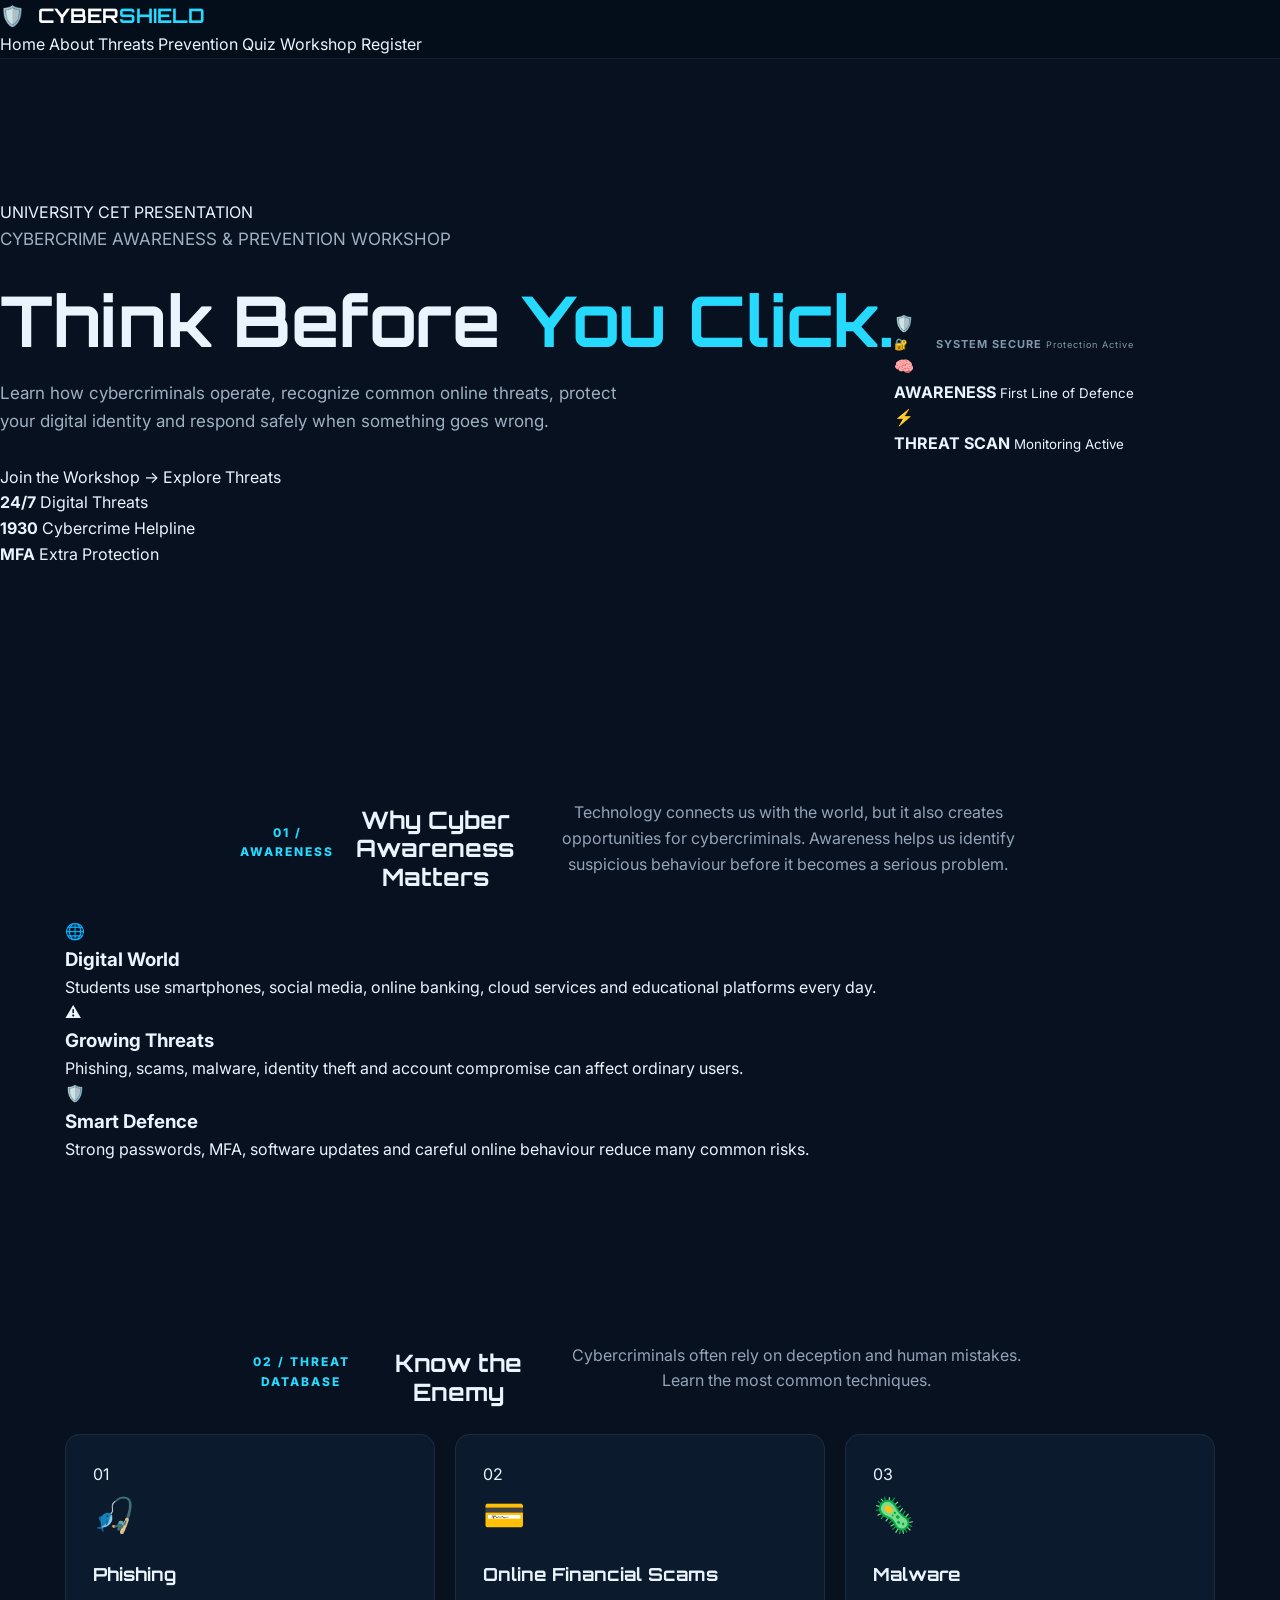
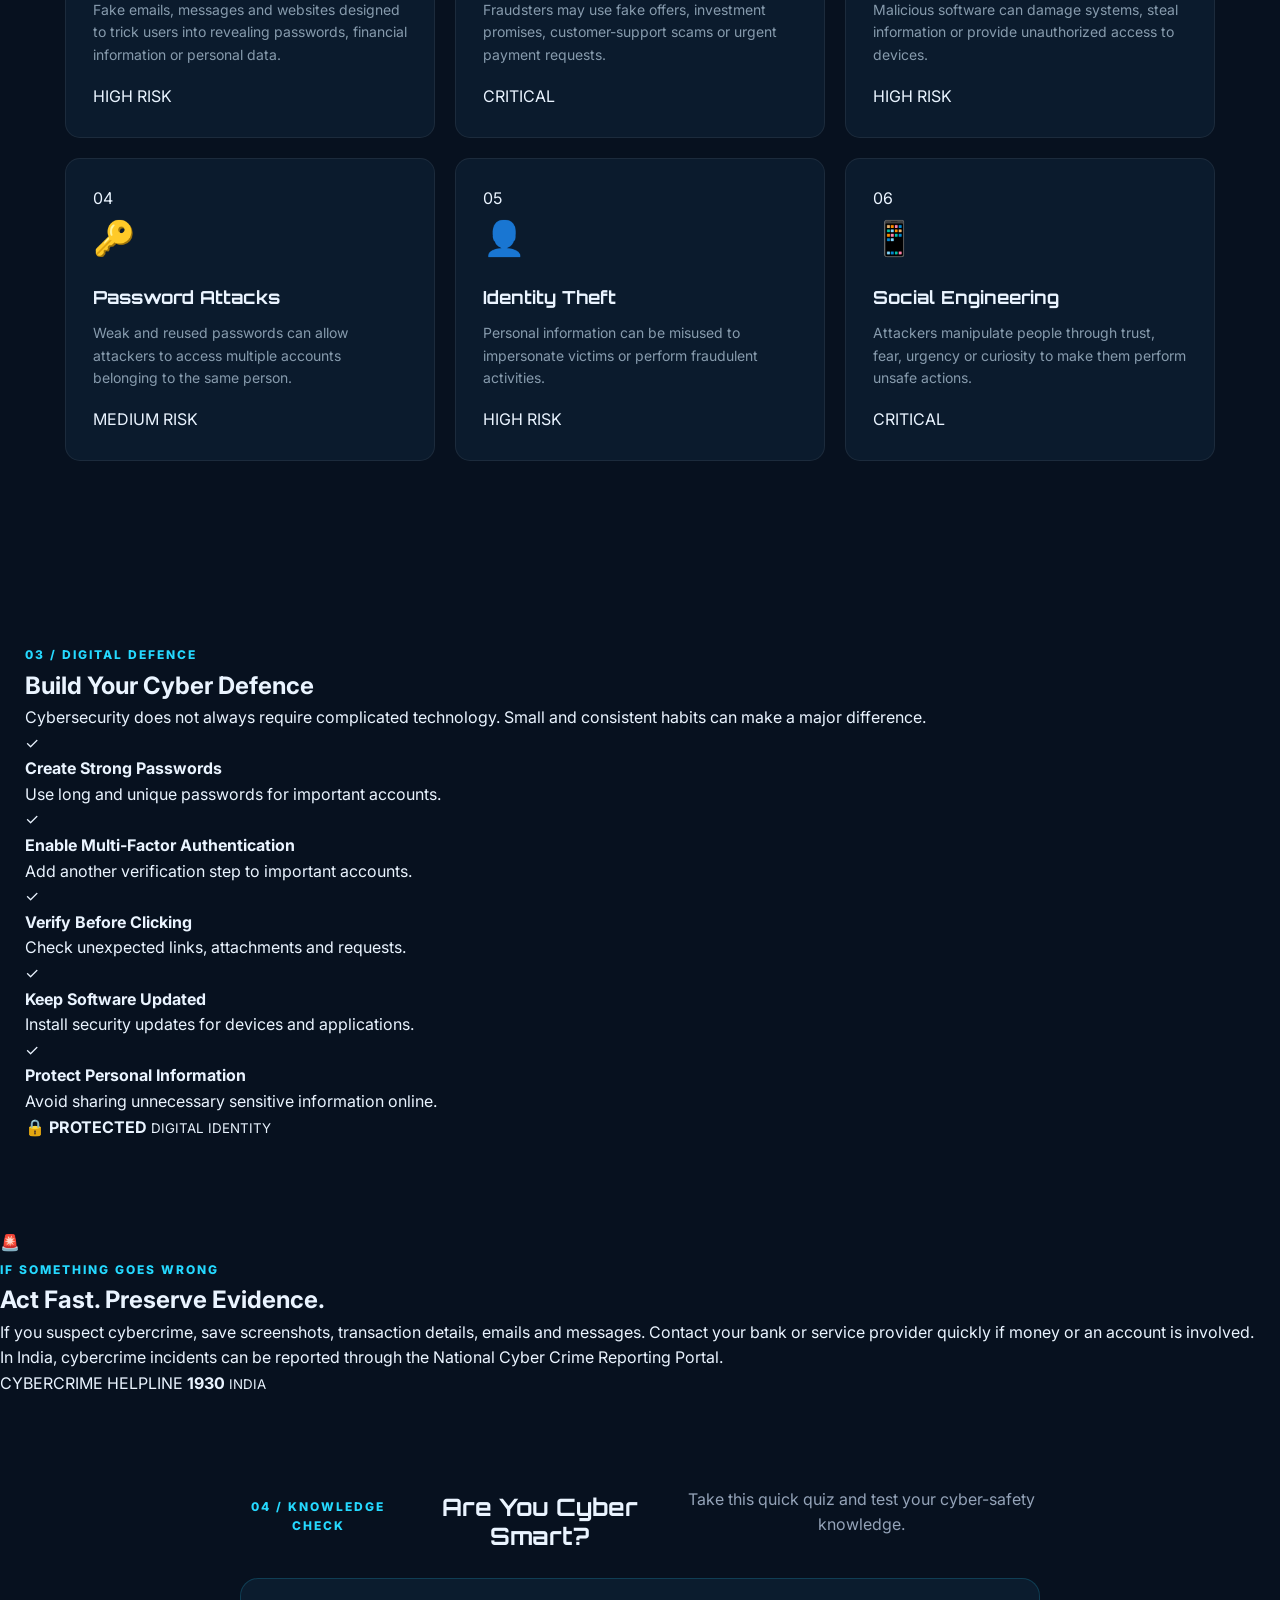
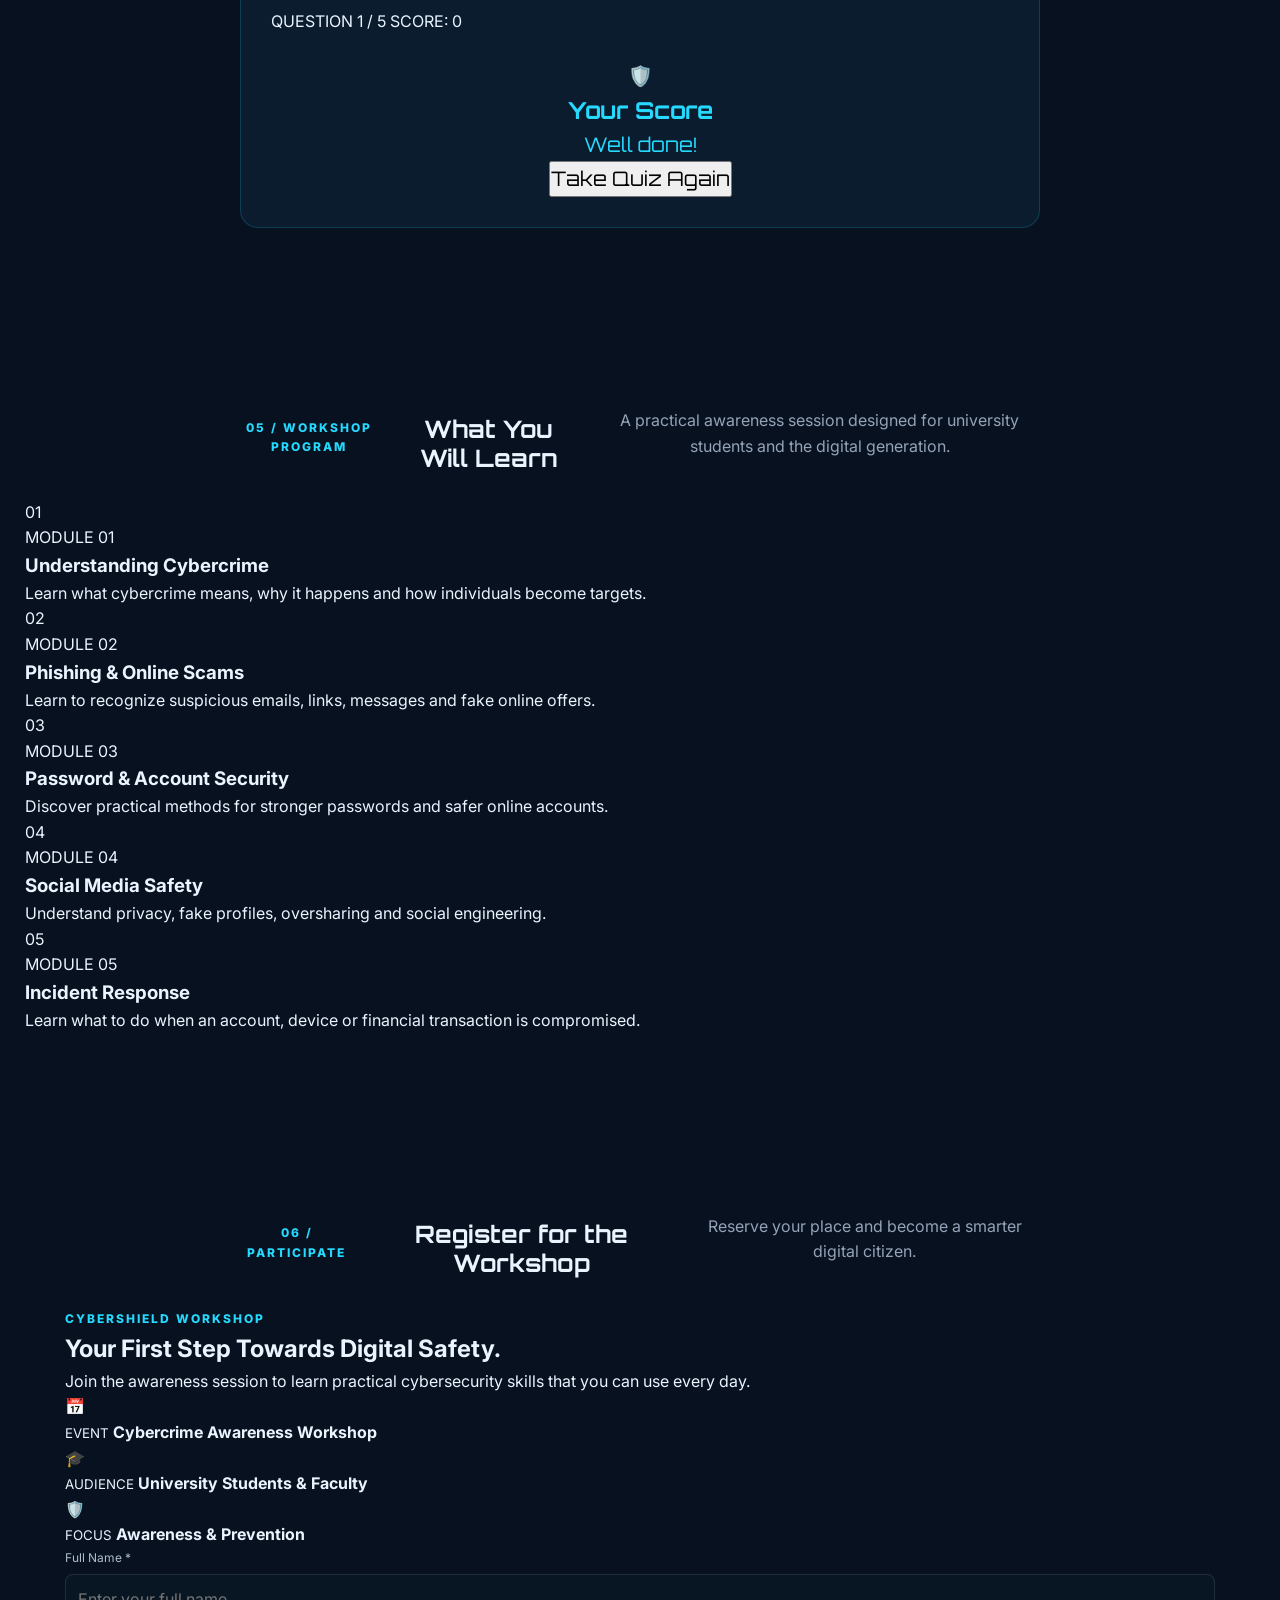
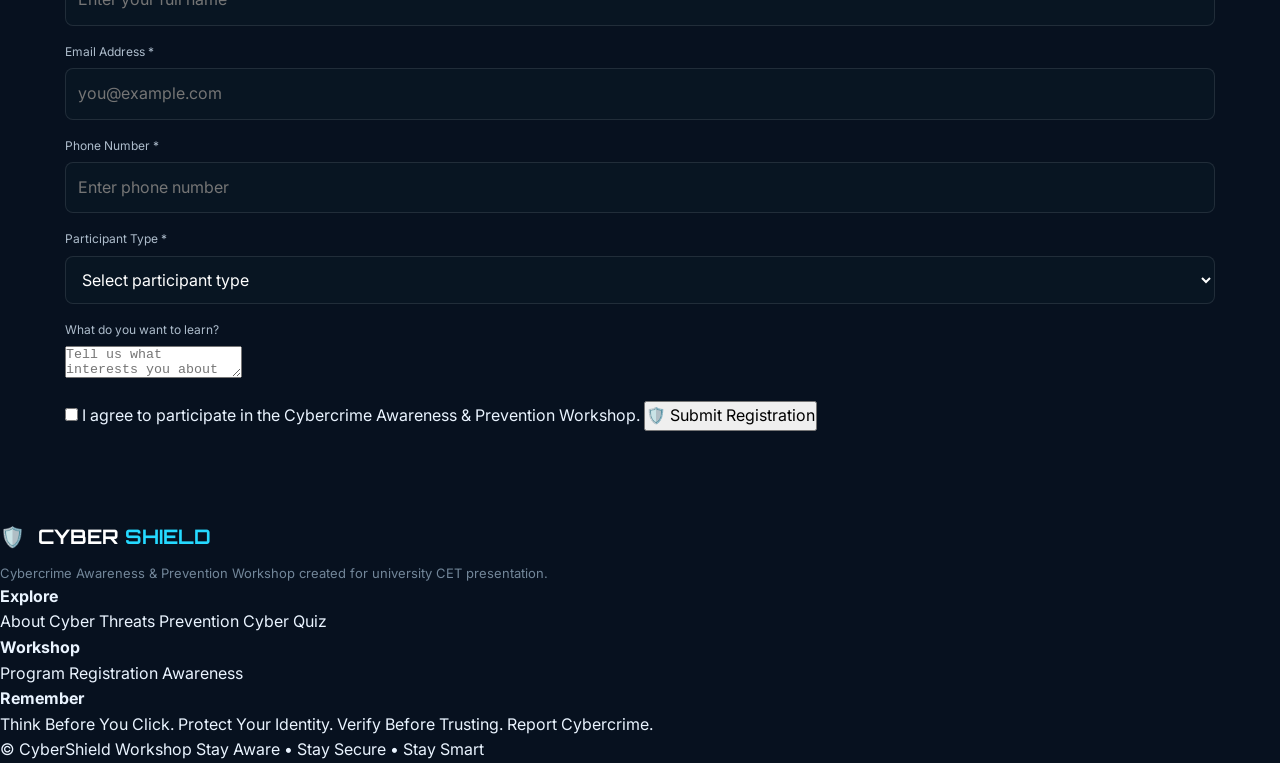
<file: Ganesh website.html>
<!DOCTYPE html>
<html lang="en">

<head>

    <meta charset="UTF-8">

    <meta
        name="viewport"
        content="width=device-width, initial-scale=1.0"
    >

    <meta
        name="description"
        content="Cybercrime Awareness and Prevention Workshop"
    >

    <title>
        CyberShield | Cybercrime Awareness & Prevention
    </title>

    <!-- Google Fonts -->

    <link rel="preconnect" href="https://fonts.googleapis.com">

    <link rel="preconnect" href="https://fonts.gstatic.com" crossorigin>

    <link
        href="https://fonts.googleapis.com/css2?family=Inter:wght@400;500;600;700;800&family=Orbitron:wght@500;600;700;800&display=swap"
        rel="stylesheet"
    >

    <!-- CSS -->

    <link
        rel="stylesheet"
        href="style.css"
    >

</head>


<body>


<!-- =====================================================
     BACKGROUND EFFECTS
===================================================== -->

<div class="background-grid"></div>

<div class="glow glow-one"></div>

<div class="glow glow-two"></div>

<div class="glow glow-three"></div>


<!-- =====================================================
     NAVIGATION
===================================================== -->

<header class="navbar">

    <a
        href="#home"
        class="logo"
    >

        <span class="logo-shield">
            🛡️
        </span>

        <span>
            CYBER<span class="logo-highlight">SHIELD</span>
        </span>

    </a>


    <nav
        class="nav-links"
        id="navLinks"
    >

        <a href="#home">
            Home
        </a>

        <a href="#about">
            About
        </a>

        <a href="#threats">
            Threats
        </a>

        <a href="#prevention">
            Prevention
        </a>

        <a href="#quiz">
            Quiz
        </a>

        <a href="#workshop">
            Workshop
        </a>

        <a
            href="#register"
            class="nav-register"
        >
            Register
        </a>

    </nav>


    <button
        class="menu-button"
        id="menuButton"
        aria-label="Open Menu"
    >
        ☰
    </button>

</header>


<!-- =====================================================
     HERO
===================================================== -->

<main id="home">

<section class="hero">

    <div class="hero-content reveal">

        <div class="hero-badge">

            <span class="status-dot"></span>

            UNIVERSITY CET PRESENTATION

        </div>


        <p class="hero-kicker">
            CYBERCRIME AWARENESS & PREVENTION WORKSHOP
        </p>


        <h1>

            Think Before

            <span class="gradient-text">
                You Click.
            </span>

        </h1>


        <p class="hero-description">

            Learn how cybercriminals operate, recognize common
            online threats, protect your digital identity and
            respond safely when something goes wrong.

        </p>


        <div class="hero-actions">

            <a
                href="#register"
                class="primary-button"
            >
                Join the Workshop
                <span>→</span>
            </a>


            <a
                href="#threats"
                class="secondary-button"
            >
                Explore Threats
            </a>

        </div>


        <div class="hero-mini-stats">

            <div>

                <strong>
                    24/7
                </strong>

                <span>
                    Digital Threats
                </span>

            </div>


            <div>

                <strong>
                    1930
                </strong>

                <span>
                    Cybercrime Helpline
                </span>

            </div>


            <div>

                <strong>
                    MFA
                </strong>

                <span>
                    Extra Protection
                </span>

            </div>

        </div>

    </div>


    <!-- CYBER VISUAL -->

    <div class="hero-visual reveal">

        <div class="cyber-orbit orbit-one"></div>

        <div class="cyber-orbit orbit-two"></div>


        <div class="cyber-core">

            <div class="core-ring">

                <div class="core-shield">
                    🛡️
                </div>

            </div>

        </div>


        <div class="floating-card card-top">

            <span class="card-icon">
                🔐
            </span>

            <div>

                <strong>
                    SYSTEM SECURE
                </strong>

                <small>
                    Protection Active
                </small>

            </div>

        </div>


        <div class="floating-card card-right">

            <span class="card-icon">
                🧠
            </span>

            <div>

                <strong>
                    AWARENESS
                </strong>

                <small>
                    First Line of Defence
                </small>

            </div>

        </div>


        <div class="floating-card card-bottom">

            <span class="card-icon">
                ⚡
            </span>

            <div>

                <strong>
                    THREAT SCAN
                </strong>

                <small>
                    Monitoring Active
                </small>

            </div>

        </div>

    </div>

</section>


<!-- =====================================================
     ABOUT
===================================================== -->

<section
    class="section"
    id="about"
>

    <div class="section-heading reveal">

        <span class="section-label">
            01 / AWARENESS
        </span>

        <h2>
            Why Cyber Awareness Matters
        </h2>

        <p>
            Technology connects us with the world, but it also
            creates opportunities for cybercriminals. Awareness
            helps us identify suspicious behaviour before it
            becomes a serious problem.
        </p>

    </div>


    <div class="awareness-grid">


        <article class="info-card reveal">

            <div class="info-icon cyan">
                🌐
            </div>

            <h3>
                Digital World
            </h3>

            <p>
                Students use smartphones, social media,
                online banking, cloud services and educational
                platforms every day.
            </p>

        </article>


        <article class="info-card reveal">

            <div class="info-icon purple">
                ⚠️
            </div>

            <h3>
                Growing Threats
            </h3>

            <p>
                Phishing, scams, malware, identity theft and
                account compromise can affect ordinary users.
            </p>

        </article>


        <article class="info-card reveal">

            <div class="info-icon pink">
                🛡️
            </div>

            <h3>
                Smart Defence
            </h3>

            <p>
                Strong passwords, MFA, software updates and
                careful online behaviour reduce many common risks.
            </p>

        </article>


    </div>

</section>


<!-- =====================================================
     CYBER THREAT SECTION
===================================================== -->

<section
    class="section threat-section"
    id="threats"
>

    <div class="section-heading reveal">

        <span class="section-label">
            02 / THREAT DATABASE
        </span>

        <h2>
            Know the Enemy
        </h2>

        <p>
            Cybercriminals often rely on deception and human
            mistakes. Learn the most common techniques.
        </p>

    </div>


    <div class="threat-grid">


        <article class="threat-card reveal">

            <div class="threat-number">
                01
            </div>

            <div class="threat-icon">
                🎣
            </div>

            <h3>
                Phishing
            </h3>

            <p>
                Fake emails, messages and websites designed
                to trick users into revealing passwords,
                financial information or personal data.
            </p>

            <span class="risk high">
                HIGH RISK
            </span>

        </article>


        <article class="threat-card reveal">

            <div class="threat-number">
                02
            </div>

            <div class="threat-icon">
                💳
            </div>

            <h3>
                Online Financial Scams
            </h3>

            <p>
                Fraudsters may use fake offers, investment
                promises, customer-support scams or urgent
                payment requests.
            </p>

            <span class="risk critical">
                CRITICAL
            </span>

        </article>


        <article class="threat-card reveal">

            <div class="threat-number">
                03
            </div>

            <div class="threat-icon">
                🦠
            </div>

            <h3>
                Malware
            </h3>

            <p>
                Malicious software can damage systems,
                steal information or provide unauthorized
                access to devices.
            </p>

            <span class="risk high">
                HIGH RISK
            </span>

        </article>


        <article class="threat-card reveal">

            <div class="threat-number">
                04
            </div>

            <div class="threat-icon">
                🔑
            </div>

            <h3>
                Password Attacks
            </h3>

            <p>
                Weak and reused passwords can allow attackers
                to access multiple accounts belonging to the
                same person.
            </p>

            <span class="risk medium">
                MEDIUM RISK
            </span>

        </article>


        <article class="threat-card reveal">

            <div class="threat-number">
                05
            </div>

            <div class="threat-icon">
                👤
            </div>

            <h3>
                Identity Theft
            </h3>

            <p>
                Personal information can be misused to
                impersonate victims or perform fraudulent
                activities.
            </p>

            <span class="risk high">
                HIGH RISK
            </span>

        </article>


        <article class="threat-card reveal">

            <div class="threat-number">
                06
            </div>

            <div class="threat-icon">
                📱
            </div>

            <h3>
                Social Engineering
            </h3>

            <p>
                Attackers manipulate people through trust,
                fear, urgency or curiosity to make them
                perform unsafe actions.
            </p>

            <span class="risk critical">
                CRITICAL
            </span>

        </article>


    </div>

</section>


<!-- =====================================================
     PREVENTION
===================================================== -->

<section
    class="section prevention-section"
    id="prevention"
>

    <div class="prevention-layout">


        <div class="prevention-content reveal">

            <span class="section-label">
                03 / DIGITAL DEFENCE
            </span>

            <h2>
                Build Your
                <span class="gradient-text">
                    Cyber Defence
                </span>
            </h2>

            <p>
                Cybersecurity does not always require complicated
                technology. Small and consistent habits can make
                a major difference.
            </p>


            <div class="security-checklist">


                <div class="security-item">

                    <span class="check-icon">
                        ✓
                    </span>

                    <div>

                        <h4>
                            Create Strong Passwords
                        </h4>

                        <p>
                            Use long and unique passwords for
                            important accounts.
                        </p>

                    </div>

                </div>


                <div class="security-item">

                    <span class="check-icon">
                        ✓
                    </span>

                    <div>

                        <h4>
                            Enable Multi-Factor Authentication
                        </h4>

                        <p>
                            Add another verification step to
                            important accounts.
                        </p>

                    </div>

                </div>


                <div class="security-item">

                    <span class="check-icon">
                        ✓
                    </span>

                    <div>

                        <h4>
                            Verify Before Clicking
                        </h4>

                        <p>
                            Check unexpected links, attachments
                            and requests.
                        </p>

                    </div>

                </div>


                <div class="security-item">

                    <span class="check-icon">
                        ✓
                    </span>

                    <div>

                        <h4>
                            Keep Software Updated
                        </h4>

                        <p>
                            Install security updates for devices
                            and applications.
                        </p>

                    </div>

                </div>


                <div class="security-item">

                    <span class="check-icon">
                        ✓
                    </span>

                    <div>

                        <h4>
                            Protect Personal Information
                        </h4>

                        <p>
                            Avoid sharing unnecessary sensitive
                            information online.
                        </p>

                    </div>

                </div>


            </div>

        </div>


        <div class="security-visual reveal">

            <div class="security-circle">

                <div class="security-inner">

                    <span>
                        🔒
                    </span>

                    <strong>
                        PROTECTED
                    </strong>

                    <small>
                        DIGITAL IDENTITY
                    </small>

                </div>

            </div>

        </div>


    </div>

</section>


<!-- =====================================================
     EMERGENCY SECTION
===================================================== -->

<section class="emergency-section">

    <div class="emergency-card reveal">


        <div class="emergency-icon">
            🚨
        </div>


        <div class="emergency-content">

            <span class="section-label">
                IF SOMETHING GOES WRONG
            </span>

            <h2>
                Act Fast. Preserve Evidence.
            </h2>

            <p>
                If you suspect cybercrime, save screenshots,
                transaction details, emails and messages.
                Contact your bank or service provider quickly
                if money or an account is involved.
            </p>

            <p>
                In India, cybercrime incidents can be reported
                through the National Cyber Crime Reporting Portal.
            </p>

        </div>


        <div class="helpline-box">

            <span>
                CYBERCRIME HELPLINE
            </span>

            <strong>
                1930
            </strong>

            <small>
                INDIA
            </small>

        </div>


    </div>

</section>


<!-- =====================================================
     QUIZ
===================================================== -->

<section
    class="section"
    id="quiz"
>

    <div class="section-heading reveal">

        <span class="section-label">
            04 / KNOWLEDGE CHECK
        </span>

        <h2>
            Are You Cyber Smart?
        </h2>

        <p>
            Take this quick quiz and test your cyber-safety knowledge.
        </p>

    </div>


    <div class="quiz-container reveal">


        <div class="quiz-top">

            <span id="questionCounter">
                QUESTION 1 / 5
            </span>

            <span id="quizScore">
                SCORE: 0
            </span>

        </div>


        <div class="quiz-progress">

            <div
                id="quizProgressBar"
                class="quiz-progress-bar"
            ></div>

        </div>


        <div id="quizArea">

            <h3
                id="quizQuestion"
                class="quiz-question"
            ></h3>


            <div
                id="quizOptions"
                class="quiz-options"
            ></div>

        </div>


        <div
            id="quizResult"
            class="quiz-result"
        >

            <div class="result-icon">
                🛡️
            </div>

            <h3 id="finalScore">
                Your Score
            </h3>

            <p id="resultMessage">
                Well done!
            </p>

            <button
                class="primary-button"
                id="restartQuiz"
            >
                Take Quiz Again
            </button>

        </div>

    </div>

</section>


<!-- =====================================================
     WORKSHOP
===================================================== -->

<section
    class="section workshop-section"
    id="workshop"
>

    <div class="section-heading reveal">

        <span class="section-label">
            05 / WORKSHOP PROGRAM
        </span>

        <h2>
            What You Will Learn
        </h2>

        <p>
            A practical awareness session designed for
            university students and the digital generation.
        </p>

    </div>


    <div class="timeline">


        <div class="timeline-item reveal">

            <div class="timeline-number">
                01
            </div>

            <div class="timeline-content">

                <span>
                    MODULE 01
                </span>

                <h3>
                    Understanding Cybercrime
                </h3>

                <p>
                    Learn what cybercrime means, why it happens
                    and how individuals become targets.
                </p>

            </div>

        </div>


        <div class="timeline-item reveal">

            <div class="timeline-number">
                02
            </div>

            <div class="timeline-content">

                <span>
                    MODULE 02
                </span>

                <h3>
                    Phishing & Online Scams
                </h3>

                <p>
                    Learn to recognize suspicious emails,
                    links, messages and fake online offers.
                </p>

            </div>

        </div>


        <div class="timeline-item reveal">

            <div class="timeline-number">
                03
            </div>

            <div class="timeline-content">

                <span>
                    MODULE 03
                </span>

                <h3>
                    Password & Account Security
                </h3>

                <p>
                    Discover practical methods for stronger
                    passwords and safer online accounts.
                </p>

            </div>

        </div>


        <div class="timeline-item reveal">

            <div class="timeline-number">
                04
            </div>

            <div class="timeline-content">

                <span>
                    MODULE 04
                </span>

                <h3>
                    Social Media Safety
                </h3>

                <p>
                    Understand privacy, fake profiles,
                    oversharing and social engineering.
                </p>

            </div>

        </div>


        <div class="timeline-item reveal">

            <div class="timeline-number">
                05
            </div>

            <div class="timeline-content">

                <span>
                    MODULE 05
                </span>

                <h3>
                    Incident Response
                </h3>

                <p>
                    Learn what to do when an account,
                    device or financial transaction is compromised.
                </p>

            </div>

        </div>


    </div>

</section>


<!-- =====================================================
     REGISTRATION
===================================================== -->

<section
    class="section registration-section"
    id="register"
>

    <div class="section-heading reveal">

        <span class="section-label">
            06 / PARTICIPATE
        </span>

        <h2>
            Register for the Workshop
        </h2>

        <p>
            Reserve your place and become a smarter digital citizen.
        </p>

    </div>


    <div class="registration-wrapper reveal">


        <div class="registration-info">

            <span class="section-label">
                CYBERSHIELD WORKSHOP
            </span>

            <h2>
                Your First Step
                Towards Digital Safety.
            </h2>

            <p>
                Join the awareness session to learn practical
                cybersecurity skills that you can use every day.
            </p>


            <div class="event-details">

                <div>

                    <span>
                        📅
                    </span>

                    <div>

                        <small>
                            EVENT
                        </small>

                        <strong>
                            Cybercrime Awareness Workshop
                        </strong>

                    </div>

                </div>


                <div>

                    <span>
                        🎓
                    </span>

                    <div>

                        <small>
                            AUDIENCE
                        </small>

                        <strong>
                            University Students & Faculty
                        </strong>

                    </div>

                </div>


                <div>

                    <span>
                        🛡️
                    </span>

                    <div>

                        <small>
                            FOCUS
                        </small>

                        <strong>
                            Awareness & Prevention
                        </strong>

                    </div>

                </div>

            </div>

        </div>


        <form
            id="registrationForm"
            class="registration-form"
        >


            <div class="form-row">


                <div class="form-group">

                    <label for="name">
                        Full Name *
                    </label>

                    <input
                        type="text"
                        id="name"
                        placeholder="Enter your full name"
                        required
                    >

                </div>


                <div class="form-group">

                    <label for="email">
                        Email Address *
                    </label>

                    <input
                        type="email"
                        id="email"
                        placeholder="you@example.com"
                        required
                    >

                </div>


            </div>


            <div class="form-row">


                <div class="form-group">

                    <label for="phone">
                        Phone Number *
                    </label>

                    <input
                        type="tel"
                        id="phone"
                        placeholder="Enter phone number"
                        required
                    >

                </div>


                <div class="form-group">

                    <label for="role">
                        Participant Type *
                    </label>

                    <select
                        id="role"
                        required
                    >

                        <option value="">
                            Select participant type
                        </option>

                        <option value="Student">
                            Student
                        </option>

                        <option value="Faculty">
                            Faculty
                        </option>

                        <option value="Staff">
                            University Staff
                        </option>

                        <option value="Other">
                            Other
                        </option>

                    </select>

                </div>


            </div>


            <div class="form-group">

                <label for="message">
                    What do you want to learn?
                </label>

                <textarea
                    id="message"
                    placeholder="Tell us what interests you about cybersecurity..."
                ></textarea>

            </div>


            <label class="agreement">

                <input
                    type="checkbox"
                    id="agreement"
                    required
                >

                <span>
                    I agree to participate in the Cybercrime
                    Awareness & Prevention Workshop.
                </span>

            </label>


            <button
                type="submit"
                class="submit-button"
            >

                <span>
                    🛡️
                </span>

                Submit Registration

            </button>


            <div
                id="formMessage"
                class="form-message"
            ></div>


        </form>

    </div>

</section>


</main>


<!-- =====================================================
     FOOTER
===================================================== -->

<footer>

    <div class="footer-main">


        <div class="footer-brand">

            <a
                href="#home"
                class="logo"
            >

                <span class="logo-shield">
                    🛡️
                </span>

                <span>
                    CYBER<span class="logo-highlight">
                        SHIELD
                    </span>
                </span>

            </a>


            <p>
                Cybercrime Awareness & Prevention Workshop
                created for university CET presentation.
            </p>

        </div>


        <div class="footer-column">

            <h4>
                Explore
            </h4>

            <a href="#about">
                About
            </a>

            <a href="#threats">
                Cyber Threats
            </a>

            <a href="#prevention">
                Prevention
            </a>

            <a href="#quiz">
                Cyber Quiz
            </a>

        </div>


        <div class="footer-column">

            <h4>
                Workshop
            </h4>

            <a href="#workshop">
                Program
            </a>

            <a href="#register">
                Registration
            </a>

            <a href="#home">
                Awareness
            </a>

        </div>


        <div class="footer-column">

            <h4>
                Remember
            </h4>

            <span>
                Think Before You Click.
            </span>

            <span>
                Protect Your Identity.
            </span>

            <span>
                Verify Before Trusting.
            </span>

            <span>
                Report Cybercrime.
            </span>

        </div>


    </div>


    <div class="footer-bottom">

        <span>
            © <span id="currentYear"></span>
            CyberShield Workshop
        </span>

        <span>
            Stay Aware • Stay Secure • Stay Smart
        </span>

    </div>

</footer>


<!-- JavaScript -->

<script src="script.js"></script>

</body>

</html>
</file>
<file: style.css>
* {
    margin: 0;
    padding: 0;
    box-sizing: border-box;
}

html {
    scroll-behavior: smooth;
}

body {
    font-family: "Inter", sans-serif;
    background: #07111f;
    color: #eaf4ff;
    line-height: 1.6;
}

a {
    color: inherit;
    text-decoration: none;
}

button,
input,
select {
    font: inherit;
}

button {
    cursor: pointer;
}

/* ================= NAVBAR ================= */

.navbar {
    position: sticky;
    top: 0;
    z-index: 1000;
    background: rgba(5, 14, 27, 0.94);
    backdrop-filter: blur(15px);
    border-bottom: 1px solid rgba(255,255,255,0.08);
}

.nav-container {
    max-width: 1200px;
    margin: auto;
    min-height: 72px;
    padding: 0 25px;
    display: flex;
    align-items: center;
    gap: 25px;
}

.logo {
    font-family: "Orbitron", sans-serif;
    font-weight: 700;
    font-size: 20px;
    white-space: nowrap;
}

.logo span:last-child span,
.logo > span:last-child {
    color: #ffffff;
}

.logo > span:last-child span {
    color: #25d9ff;
}

.logo-shield {
    margin-right: 7px;
}

#mainNav {
    display: flex;
    align-items: center;
    justify-content: center;
    gap: 24px;
    margin-left: auto;
}

#mainNav a {
    color: #a9b9ca;
    font-size: 14px;
    transition: 0.25s;
}

#mainNav a:hover {
    color: #29dcff;
}

.nav-button {
    padding: 10px 17px;
    background: #12bde2;
    color: #04101b;
    border-radius: 8px;
    font-weight: 700;
    font-size: 13px;
}

.menu-button {
    display: none;
    background: transparent;
    color: white;
    border: 0;
    font-size: 28px;
}


/* ================= GENERAL ================= */

.section {
    max-width: 1200px;
    margin: auto;
    padding: 90px 25px;
}

.section-heading {
    max-width: 800px;
    margin: 0 auto 50px;
    text-align: center;
}

.section-label {
    color: #25d9ff;
    font-size: 12px;
    font-weight: 800;
    letter-spacing: 2px;
    margin-bottom: 13px;
}

.section-heading h2 {
    font-family: "Orbitron", sans-serif;
    font-size: clamp(28px, 4vw, 45px);
    line-height: 1.2;
    margin-bottom: 18px;
}

.section-heading h2 span,
.hero h1 span,
.workshop-info h2 span {
    color: #25d9ff;
}

.section-heading p {
    color: #94a8bb;
}


/* ================= BUTTONS ================= */

.button {
    display: inline-flex;
    align-items: center;
    justify-content: center;
    border: 0;
    border-radius: 9px;
    padding: 14px 21px;
    font-weight: 700;
    transition: 0.25s;
}

.button:hover {
    transform: translateY(-2px);
}

.button.primary {
    background: #19c9ed;
    color: #03111b;
}

.button.secondary {
    border: 1px solid rgba(255,255,255,0.15);
    color: white;
    background: rgba(255,255,255,0.04);
}

.full-button {
    width: 100%;
}


/* ================= HERO ================= */

.hero {
    position: relative;
    min-height: 650px;
    display: flex;
    align-items: center;
    overflow: hidden;
}

.hero-background {
    position: absolute;
    inset: 0;
    background:
        radial-gradient(circle at 20% 40%, rgba(15, 188, 226, 0.18), transparent 30%),
        radial-gradient(circle at 80% 30%, rgba(36, 80, 255, 0.15), transparent 30%);
}

.hero-container {
    width: min(1200px, 100%);
    margin: auto;
    padding: 80px 25px;
    display: grid;
    grid-template-columns: 1.1fr 0.9fr;
    align-items: center;
    gap: 70px;
    position: relative;
}

.badge {
    display: inline-block;
    border: 1px solid rgba(37,217,255,0.25);
    background: rgba(37,217,255,0.07);
    color: #25d9ff;
    padding: 8px 12px;
    border-radius: 20px;
    font-size: 11px;
    font-weight: 700;
    letter-spacing: 1px;
    margin-bottom: 20px;
}

.hero h1 {
    font-family: "Orbitron", sans-serif;
    font-size: clamp(38px, 5.5vw, 70px);
    line-height: 1.08;
    margin-bottom: 22px;
}

.hero-content > p {
    color: #9eb0c2;
    font-size: 17px;
    max-width: 650px;
    margin-bottom: 30px;
}

.hero-buttons {
    display: flex;
    gap: 13px;
    flex-wrap: wrap;
}


/* ================= SECURITY CARD ================= */

.security-card {
    background: rgba(13, 29, 48, 0.9);
    border: 1px solid rgba(37,217,255,0.2);
    border-radius: 20px;
    padding: 30px;
    box-shadow: 0 25px 70px rgba(0,0,0,0.35);
}

.card-top {
    display: flex;
    justify-content: space-between;
    font-size: 11px;
    color: #8297aa;
    letter-spacing: 1px;
}

.status {
    color: #44e28a;
}

.shield-big {
    width: 130px;
    height: 130px;
    margin: 35px auto 20px;
    display: grid;
    place-items: center;
    font-size: 65px;
    border-radius: 50%;
    background: rgba(25,201,237,0.08);
    border: 1px solid rgba(25,201,237,0.3);
    box-shadow: 0 0 50px rgba(25,201,237,0.12);
}

.security-card h3 {
    text-align: center;
    font-family: "Orbitron", sans-serif;
    margin-bottom: 8px;
}

.security-card > p {
    text-align: center;
    color: #8297aa;
    font-size: 14px;
    margin-bottom: 30px;
}

.security-lines > div:not(.line) {
    display: flex;
    justify-content: space-between;
    font-size: 12px;
    color: #9eb0c2;
}

.security-lines strong {
    color: #25d9ff;
}

.line {
    height: 5px;
    background: #162b40;
    border-radius: 10px;
    margin: 8px 0 18px;
}

.line span {
    display: block;
    height: 100%;
    width: 90%;
    background: #19c9ed;
    border-radius: inherit;
}


/* ================= STATS ================= */

.stats-section {
    border-top: 1px solid rgba(255,255,255,0.06);
    border-bottom: 1px solid rgba(255,255,255,0.06);
    background: #091726;
}

.stats-container {
    max-width: 1100px;
    margin: auto;
    display: grid;
    grid-template-columns: repeat(4, 1fr);
    padding: 25px;
}

.stat {
    text-align: center;
    padding: 15px;
    border-right: 1px solid rgba(255,255,255,0.07);
}

.stat:last-child {
    border-right: 0;
}

.stat strong {
    display: block;
    color: #25d9ff;
    font-family: "Orbitron", sans-serif;
    font-size: 25px;
}

.stat span {
    color: #8297aa;
    font-size: 12px;
}


/* ================= THREATS ================= */

.threat-grid {
    display: grid;
    grid-template-columns: repeat(3, 1fr);
    gap: 20px;
}

.threat-card {
    background: #0b1b2d;
    border: 1px solid rgba(255,255,255,0.07);
    border-radius: 15px;
    padding: 27px;
    transition: 0.3s;
}

.threat-card:hover {
    transform: translateY(-7px);
    border-color: rgba(37,217,255,0.4);
}

.threat-icon {
    font-size: 34px;
    margin-bottom: 18px;
}

.threat-card h3 {
    font-family: "Orbitron", sans-serif;
    font-size: 18px;
    margin-bottom: 10px;
}

.threat-card p {
    color: #879bad;
    font-size: 14px;
    margin-bottom: 18px;
}

.warning {
    font-size: 11px;
    color: #ffb36b;
    border-top: 1px solid rgba(255,255,255,0.07);
    padding-top: 13px;
}


/* ================= PROCESS ================= */

.process-section {
    max-width: 1300px;
}

.process {
    display: grid;
    grid-template-columns: 1fr auto 1fr auto 1fr auto 1fr;
    align-items: center;
    gap: 15px;
}

.process-item {
    background: #0b1b2d;
    border: 1px solid rgba(255,255,255,0.07);
    border-radius: 14px;
    padding: 22px;
    height: 100%;
}

.process-number {
    color: #25d9ff;
    font-family: "Orbitron", sans-serif;
    font-weight: 700;
    margin-bottom: 12px;
}

.process-item h3 {
    margin-bottom: 8px;
}

.process-item p {
    color: #8498aa;
    font-size: 13px;
}

.process-arrow {
    color: #25d9ff;
    font-size: 24px;
}


/* ================= PREVENTION ================= */

.prevention-section {
    max-width: 1300px;
}

.prevention-grid {
    display: grid;
    grid-template-columns: repeat(3, 1fr);
    gap: 18px;
}

.prevention-card {
    background: linear-gradient(145deg, #0d2135, #091625);
    border: 1px solid rgba(255,255,255,0.07);
    border-radius: 15px;
    padding: 25px;
}

.prevention-card > span {
    color: #25d9ff;
    font-family: "Orbitron", sans-serif;
    font-size: 13px;
}

.prevention-card h3 {
    margin: 12px 0 8px;
}

.prevention-card p {
    color: #8599ab;
    font-size: 13px;
}


/* ================= RED FLAGS ================= */

.redflags-section {
    max-width: 1000px;
}

.redflags {
    display: grid;
    grid-template-columns: repeat(2, 1fr);
    gap: 18px;
}

.redflag {
    display: flex;
    gap: 16px;
    padding: 22px;
    border-radius: 13px;
    background: #0b1a2b;
    border: 1px solid rgba(255,255,255,0.07);
}

.redflag > span {
    width: 35px;
    height: 35px;
    min-width: 35px;
    display: grid;
    place-items: center;
    border-radius: 50%;
    background: rgba(255,168,75,0.12);
    color: #ffb36b;
    font-weight: 800;
}

.redflag h3 {
    margin-bottom: 5px;
}

.redflag p {
    color: #8297aa;
    font-size: 13px;
}


/* ================= QUIZ ================= */

.quiz-section {
    padding: 100px 25px;
    background:
        radial-gradient(circle at center, rgba(17,190,230,0.09), transparent 40%),
        #081522;
}

.quiz-container {
    width: min(800px, 100%);
    margin: auto;
    padding: 30px;
    border-radius: 18px;
    background: #0b1c2e;
    border: 1px solid rgba(37,217,255,0.18);
}

.quiz-header {
    display: flex;
    justify-content: space-between;
    color: #25d9ff;
    font-size: 12px;
    font-weight: 800;
    letter-spacing: 1px;
}

.progress-bar {
    height: 7px;
    background: #172b3f;
    border-radius: 10px;
    margin: 17px 0 35px;
    overflow: hidden;
}

#quizProgressBar {
    height: 100%;
    width: 10%;
    background: #19c9ed;
    transition: width 0.4s;
}

.question-tag {
    display: inline-block;
    font-size: 10px;
    color: #25d9ff;
    border: 1px solid rgba(37,217,255,0.25);
    padding: 5px 8px;
    border-radius: 5px;
    margin-bottom: 13px;
}

.quiz-question h3 {
    font-size: 22px;
    margin-bottom: 25px;
}

.answers {
    display: grid;
    gap: 12px;
}

.answer-button {
    text-align: left;
    width: 100%;
    border: 1px solid rgba(255,255,255,0.09);
    background: #102438;
    color: #dce8f2;
    padding: 15px;
    border-radius: 9px;
    transition: 0.2s;
}

.answer-button:hover:not(:disabled) {
    border-color: #25d9ff;
    background: #132d43;
}

.answer-button.correct {
    background: rgba(45,210,125,0.13);
    border-color: #35d987;
    color: #72efad;
}

.answer-button.wrong {
    background: rgba(255,80,80,0.1);
    border-color: #ff6565;
    color: #ff8c8c;
}

.answer-button:disabled {
    cursor: default;
}

.quiz-explanation {
    display: none;
    margin-top: 20px;
    padding: 15px;
    border-left: 3px solid #25d9ff;
    background: rgba(37,217,255,0.06);
    color: #9bb0c2;
    font-size: 13px;
}

.quiz-explanation.show {
    display: block;
}

.quiz-next {
    margin-top: 22px;
}

.quiz-result {
    text-align: center;
    margin-top: 25px;
    font-family: "Orbitron", sans-serif;
    font-size: 20px;
    color: #25d9ff;
}


/* ================= WORKSHOP ================= */

.workshop-section {
    max-width: 1300px;
}

.workshop-container {
    display: grid;
    grid-template-columns: 1fr 1fr;
    gap: 70px;
    align-items: center;
}

.workshop-info h2 {
    font-family: "Orbitron", sans-serif;
    font-size: clamp(30px, 4vw, 48px);
    line-height: 1.2;
    margin-bottom: 20px;
}

.workshop-info > p {
    color: #8da1b3;
    margin-bottom: 25px;
}

.workshop-points {
    display: grid;
    gap: 14px;
}

.workshop-points div {
    color: #b9c8d6;
}

.workshop-points span {
    color: #35d987;
    margin-right: 8px;
}

.form-card {
    background: #0b1b2d;
    border: 1px solid rgba(255,255,255,0.08);
    border-radius: 17px;
    padding: 30px;
}

.form-card h3 {
    font-family: "Orbitron", sans-serif;
    margin-bottom: 5px;
}

.form-card > p {
    color: #8297aa;
    font-size: 13px;
    margin-bottom: 25px;
}

.form-group {
    margin-bottom: 16px;
}

.form-group label {
    display: block;
    font-size: 12px;
    color: #aebdcc;
    margin-bottom: 7px;
}

.form-group input,
.form-group select {
    width: 100%;
    border: 1px solid rgba(255,255,255,0.1);
    background: #081522;
    color: white;
    border-radius: 8px;
    padding: 12px;
    outline: none;
}

.form-group input:focus,
.form-group select:focus {
    border-color: #25d9ff;
}

.checkbox {
    display: flex;
    gap: 8px;
    color: #8297aa;
    font-size: 12px;
    margin: 17px 0;
}


/* ================= FAQ ================= */

.faq-section {
    max-width: 900px;
}

.faq-container {
    display: grid;
    gap: 12px;
}

.faq-item {
    border: 1px solid rgba(255,255,255,0.08);
    background: #0b1b2d;
    border-radius: 10px;
    overflow: hidden;
}

.faq-question {
    width: 100%;
    display: flex;
    justify-content: space-between;
    align-items: center;
    background: transparent;
    border: 0;
    color: white;
    padding: 20px;
    text-align: left;
    font-weight: 600;
}

.faq-question span {
    color: #25d9ff;
    font-size: 22px;
}

.faq-answer {
    display: none;
    padding: 0 20px 20px;
}

.faq-answer p {
    color: #879bad;
    font-size: 14px;
}

.faq-item.active .faq-answer {
    display: block;
}


/* ================= FOOTER ================= */

.footer {
    background: #050d16;
    border-top: 1px solid rgba(255,255,255,0.07);
}

.footer-container {
    max-width: 1200px;
    margin: auto;
    padding: 45px 25px;
    display: flex;
    justify-content: space-between;
    gap: 30px;
}

.footer-brand p {
    color: #728699;
    font-size: 13px;
    margin-top: 10px;
}

.footer-links {
    display: flex;
    gap: 20px;
    flex-wrap: wrap;
    align-items: center;
}

.footer-links a {
    color: #8194a7;
    font-size: 13px;
}

.footer-links a:hover {
    color: #25d9ff;
}

.copyright {
    border-top: 1px solid rgba(255,255,255,0.06);
    text-align: center;
    padding: 18px;
    color: #607386;
    font-size: 11px;
}


/* ================= MODAL ================= */

.modal {
    position: fixed;
    inset: 0;
    z-index: 3000;
    display: none;
    place-items: center;
    padding: 20px;
    background: rgba(0,0,0,0.75);
    backdrop-filter: blur(8px);
}

.modal.show {
    display: grid;
}

.modal-box {
    width: min(450px, 100%);
    background: #0c1d30;
    border: 1px solid rgba(37,217,255,0.25);
    border-radius: 18px;
    padding: 35px;
    text-align: center;
    position: relative;
}

.modal-close {
    position: absolute;
    right: 17px;
    top: 12px;
    background: transparent;
    color: #8297aa;
    border: 0;
    font-size: 28px;
}

.success-icon {
    width: 65px;
    height: 65px;
    margin: 0 auto 20px;
    border-radius: 50%;
    display: grid;
    place-items: center;
    background: rgba(45,210,125,0.12);
    color: #35d987;
    font-size: 30px;
}

.modal-box h2 {
    font-family: "Orbitron", sans-serif;
    font-size: 22px;
    margin-bottom: 10px;
}

.modal-box > p {
    color: #8498aa;
    font-size: 13px;
}

.summary {
    margin: 20px 0;
    padding: 15px;
    background: #081522;
    border-radius: 9px;
    text-align: left;
}

.summary p {
    font-size: 13px;
    color: #8ea2b4;
    margin: 5px 0;
}

.summary span {
    color: white;
}


/* ================= RESPONSIVE ================= */

@media (max-width: 900px) {

    #mainNav {
        display: none;
        position: absolute;
        top: 72px;
        left: 0;
        right: 0;
        padding: 20px;
        background: #07111f;
        border-bottom: 1px solid rgba(255,255,255,0.08);
        flex-direction: column;
        align-items: stretch;
    }

    #mainNav.active {
        display: flex;
    }

    #mainNav a {
        padding: 10px;
    }

    .nav-button {
        display: none;
    }

    .menu-button {
        display: block;
        margin-left: auto;
    }

    .hero-container {
        grid-template-columns: 1fr;
        gap: 45px;
    }

    .threat-grid,
    .prevention-grid {
        grid-template-columns: repeat(2, 1fr);
    }

    .process {
        grid-template-columns: 1fr;
    }

    .process-arrow {
        text-align: center;
        transform: rotate(90deg);
    }

    .workshop-container {
        grid-template-columns: 1fr;
    }

}


@media (max-width: 600px) {

    .section {
        padding: 65px 18px;
    }

    .hero-container {
        padding: 65px 18px;
    }

    .hero h1 {
        font-size: 38px;
    }

    .hero-content > p {
        font-size: 15px;
    }

    .stats-container {
        grid-template-columns: repeat(2, 1fr);
    }

    .stat:nth-child(2) {
        border-right: 0;
    }

    .threat-grid,
    .prevention-grid,
    .redflags {
        grid-template-columns: 1fr;
    }

    .quiz-container {
        padding: 20px;
    }

    .quiz-question h3 {
        font-size: 18px;
    }

    .footer-container {
        flex-direction: column;
    }

    .footer-links {
        flex-direction: column;
        align-items: flex-start;
    }

}
/* =====================================
   AUTHENTICATION PAGES
===================================== */

.auth-page {

    min-height: 100vh;

    display: flex;

    align-items: center;

    justify-content: center;

    padding: 30px;

    background:
        radial-gradient(
            circle at top,
            rgba(37, 217, 255, 0.12),
            transparent 40%
        ),
        #07111f;

}


.auth-container {

    width: 100%;

    max-width: 470px;

}


.auth-brand {

    text-align: center;

    margin-bottom: 25px;

}


.brand-icon {

    font-size: 50px;

    margin-bottom: 8px;

}


.auth-brand h1 {

    margin: 0;

    font-family: Orbitron, sans-serif;

    color: #25d9ff;

}


.auth-brand p {

    color: #91a4b8;

}


.auth-card {

    padding: 35px;

    border: 1px solid rgba(
        37,
        217,
        255,
        0.2
    );

    border-radius: 20px;

    background:
        rgba(10, 25, 42, 0.9);

    box-shadow:
        0 20px 60px
        rgba(0, 0, 0, 0.35);

}


.auth-card h2 {

    margin-top: 0;

    font-size: 30px;

}


.auth-subtitle {

    color: #91a4b8;

    margin-bottom: 25px;

}


.auth-card label {

    display: block;

    margin:
        15px 0 7px;

    font-weight: 600;

}


.auth-card input {

    width: 100%;

    box-sizing: border-box;

    padding: 13px 15px;

    border-radius: 10px;

    border: 1px solid
        rgba(255,255,255,0.12);

    background: #0c1a2b;

    color: white;

    outline: none;

}


.auth-card input:focus {

    border-color: #25d9ff;

    box-shadow:
        0 0 0 3px
        rgba(37,217,255,0.1);

}


.auth-button {

    width: 100%;

    border: none;

    margin-top: 25px;

    padding: 14px;

    border-radius: 10px;

    background: #25d9ff;

    color: #03101b;

    font-weight: 800;

    cursor: pointer;

    font-size: 15px;

}


.auth-button:hover {

    transform: translateY(-2px);

}


.auth-footer {

    text-align: center;

    margin-top: 22px;

    color: #91a4b8;

}


.auth-footer a,
.back-home a,
.admin-link a {

    color: #25d9ff;

    text-decoration: none;

}


.admin-link {

    text-align: center;

    margin-top: 18px;

}


.back-home {

    text-align: center;

    margin-top: 25px;

}


.auth-message {

    text-align: center;

    margin-top: 15px;

    min-height: 20px;

}


.auth-message.success {

    color: #55e6a5;

}


.auth-message.error {

    color: #ff6b7a;

}


/* =====================================
   NAV LOGIN
===================================== */

#userArea {

    margin-left: auto;

}


.logged-user {

    display: flex;

    align-items: center;

    gap: 10px;

}


.logged-user span {

    color: #dce8f2;

}


.logged-user button {

    border: 1px solid
        rgba(37,217,255,0.3);

    background: transparent;

    color: #25d9ff;

    padding: 8px 13px;

    border-radius: 8px;

    cursor: pointer;

}


.nav-login,
.nav-signup {

    text-decoration: none;

    margin-left: 10px;

    padding: 8px 13px;

    border-radius: 8px;

}


.nav-login {

    color: #25d9ff;

}


.nav-signup {

    background: #25d9ff;

    color: #03101b;

}


/* =====================================
   ADMIN PAGE
===================================== */

.admin-page {

    min-height: 100vh;

    background: #07111f;

    color: white;

}


.admin-header {

    min-height: 70px;

    padding:
        0 5%;

    display: flex;

    align-items: center;

    justify-content: space-between;

    border-bottom:
        1px solid rgba(
            255,255,255,0.08
        );

    background: #081624;

}


.admin-logo {

    font-family: Orbitron, sans-serif;

    color: #25d9ff;

    font-size: 20px;

    font-weight: 800;

}


.admin-logo span {

    color: #91a4b8;

    font-family: Inter, sans-serif;

    font-size: 12px;

    margin-left: 10px;

}


.admin-logout {

    border: 1px solid
        rgba(255,255,255,0.15);

    background: transparent;

    color: white;

    padding: 9px 15px;

    border-radius: 8px;

    cursor: pointer;

}


.admin-container {

    width: 90%;

    max-width: 1400px;

    margin: auto;

    padding: 50px 0;

}


.admin-label {

    color: #25d9ff;

    letter-spacing: 2px;

    font-size: 12px;

    font-weight: 800;

}


.admin-title h1 {

    margin:
        5px 0;

    font-size: 40px;

}


.admin-title p {

    color: #91a4b8;

}


/* =====================================
   ADMIN STAT CARDS
===================================== */

.admin-stats {

    display: grid;

    grid-template-columns:
        repeat(3, 1fr);

    gap: 20px;

    margin:
        35px 0;

}


.admin-stat-card {

    display: flex;

    align-items: center;

    gap: 18px;

    padding: 25px;

    border-radius: 16px;

    background: #0c1a2b;

    border:
        1px solid rgba(
            255,255,255,0.08
        );

}


.stat-icon {

    width: 50px;

    height: 50px;

    display: flex;

    align-items: center;

    justify-content: center;

    border-radius: 12px;

    background:
        rgba(37,217,255,0.1);

    font-size: 25px;

}


.admin-stat-card span {

    display: block;

    color: #91a4b8;

    font-size: 13px;

}


.admin-stat-card strong {

    display: block;

    margin-top: 5px;

    font-size: 30px;

    color: #25d9ff;

}


/* =====================================
   ADMIN SECTION
===================================== */

.admin-section {

    margin-top: 30px;

    padding: 25px;

    border-radius: 16px;

    background: #0c1a2b;

    border:
        1px solid rgba(
            255,255,255,0.08
        );

}


.section-heading {

    display: flex;

    align-items: center;

    justify-content: space-between;

    gap: 20px;

    margin-bottom: 20px;

}


.section-heading h2 {

    margin:
        0 0 5px;

}


.section-heading p {

    color: #91a4b8;

    margin: 0;

}


.section-heading input {

    width: 260px;

    padding: 11px 14px;

    border-radius: 9px;

    border:
        1px solid rgba(
            255,255,255,0.12
        );

    background: #07111f;

    color: white;

    outline: none;

}


.section-heading input:focus {

    border-color: #25d9ff;

}


/* =====================================
   ADMIN TABLE
===================================== */

.table-wrapper {

    width: 100%;

    overflow-x: auto;

}


.table-wrapper table {

    width: 100%;

    border-collapse: collapse;

    min-width: 800px;

}


.table-wrapper th {

    text-align: left;

    padding: 14px;

    color: #25d9ff;

    font-size: 13px;

    border-bottom:
        1px solid rgba(
            255,255,255,0.1
        );

}


.table-wrapper td {

    padding: 14px;

    color: #dce8f2;

    border-bottom:
        1px solid rgba(
            255,255,255,0.06
        );

}


.table-wrapper tr:hover {

    background:
        rgba(37,217,255,0.04);

}


.role-badge {

    display: inline-block;

    padding: 5px 9px;

    border-radius: 20px;

    font-size: 11px;

    font-weight: 700;

}


.user-role {

    background:
        rgba(37,217,255,0.1);

    color: #25d9ff;

}


.admin-role {

    background:
        rgba(255,193,7,0.12);

    color: #ffd35a;

}


/* =====================================
   MOBILE
===================================== */

@media (max-width: 800px) {

    .admin-stats {

        grid-template-columns: 1fr;

    }


    .section-heading {

        align-items: flex-start;

        flex-direction: column;

    }


    .section-heading input {

        width: 100%;

        box-sizing: border-box;

    }


    .admin-container {

        width: 94%;

    }


    .auth-card {

        padding: 25px;

    }


    #userArea {

        margin-left: 0;

    }

}
/* =====================================================
   CYBERSHIELD ADMIN DASHBOARD
   ===================================================== */

.admin-page {
    margin: 0;
    min-height: 100vh;
    background:
        radial-gradient(circle at top right, rgba(0, 220, 255, 0.10), transparent 30%),
        radial-gradient(circle at bottom left, rgba(100, 70, 255, 0.10), transparent 30%),
        #070b14;
    color: #ffffff;
    font-family: Arial, Helvetica, sans-serif;
}


.admin-shell {
    width: 100%;
    max-width: 1600px;
    margin: auto;
    padding: 25px;
}


/* HEADER */

.admin-header {
    display: flex;
    align-items: center;
    justify-content: space-between;
    gap: 20px;
    padding: 20px 25px;
    background: rgba(15, 23, 42, 0.90);
    border: 1px solid rgba(255,255,255,0.08);
    border-radius: 18px;
    margin-bottom: 25px;
    backdrop-filter: blur(15px);
}


.admin-brand {
    display: flex;
    align-items: center;
    gap: 14px;
}


.admin-logo {
    width: 52px;
    height: 52px;
    display: flex;
    align-items: center;
    justify-content: center;
    background: linear-gradient(135deg, #00d9ff, #536dfe);
    border-radius: 14px;
    font-size: 25px;
}


.admin-brand h1 {
    margin: 0;
    font-size: 24px;
}


.admin-brand p {
    margin: 3px 0 0;
    color: #94a3b8;
}


.admin-actions {
    display: flex;
    gap: 10px;
    flex-wrap: wrap;
}


.admin-btn {
    border: 0;
    padding: 11px 16px;
    border-radius: 10px;
    cursor: pointer;
    font-weight: 600;
    text-decoration: none;
    transition: 0.2s;
}


.admin-btn.secondary {
    background: #172033;
    color: white;
    border: 1px solid #27344d;
}


.admin-btn.danger {
    background: #ef4444;
    color: white;
}


.admin-btn:hover {
    transform: translateY(-2px);
    opacity: 0.9;
}


/* WELCOME */

.admin-welcome {
    display: flex;
    align-items: center;
    justify-content: space-between;
    gap: 20px;
    padding: 28px;
    background: linear-gradient(
        135deg,
        rgba(15, 23, 42, 0.96),
        rgba(20, 31, 55, 0.96)
    );
    border-radius: 18px;
    border: 1px solid rgba(0, 217, 255, 0.15);
    margin-bottom: 18px;
}


.admin-label {
    font-size: 11px;
    letter-spacing: 1.5px;
    color: #00d9ff;
    font-weight: 700;
}


.admin-welcome h2 {
    margin: 8px 0 5px;
    font-size: 28px;
}


.admin-welcome p {
    margin: 0;
    color: #94a3b8;
}


.admin-security {
    display: flex;
    align-items: center;
    gap: 12px;
    padding: 14px 18px;
    background: rgba(0, 217, 255, 0.07);
    border: 1px solid rgba(0, 217, 255, 0.15);
    border-radius: 12px;
}


.admin-security span {
    font-size: 25px;
}


.admin-security strong {
    display: block;
}


.admin-security small {
    color: #94a3b8;
}


/* STATUS */

.dashboard-status {
    padding: 12px 15px;
    background: rgba(15, 23, 42, 0.8);
    border-radius: 10px;
    color: #94a3b8;
    margin-bottom: 18px;
}


/* STATS */

.admin-stats {
    display: grid;
    grid-template-columns: repeat(4, 1fr);
    gap: 18px;
    margin-bottom: 25px;
}


.admin-card {
    background: rgba(15, 23, 42, 0.92);
    border: 1px solid rgba(255,255,255,0.07);
    border-radius: 18px;
    padding: 22px;
    box-shadow: 0 15px 40px rgba(0,0,0,0.18);
}


.stat-card {
    display: flex;
    align-items: center;
    gap: 16px;
}


.stat-icon {
    width: 52px;
    height: 52px;
    display: flex;
    align-items: center;
    justify-content: center;
    border-radius: 14px;
    background: rgba(0,217,255,0.10);
    font-size: 23px;
}


.stat-card span {
    display: block;
    color: #94a3b8;
    font-size: 13px;
    margin-bottom: 6px;
}


.stat-card strong {
    font-size: 28px;
}


/* USERS */

.users-section {
    padding: 25px;
}


.section-heading h2 {
    margin: 7px 0;
    font-size: 24px;
}


.section-heading p {
    color: #94a3b8;
    margin: 0 0 20px;
}


/* TOOLBAR */

.admin-toolbar {
    display: flex;
    gap: 12px;
    margin-bottom: 20px;
}


.search-box {
    flex: 1;
    display: flex;
    align-items: center;
    gap: 8px;
    background: #0b1220;
    border: 1px solid #27344d;
    border-radius: 10px;
    padding: 0 13px;
}


.search-box input {
    width: 100%;
    background: transparent;
    border: 0;
    outline: 0;
    color: white;
    padding: 13px 5px;
}


.admin-toolbar select {
    background: #0b1220;
    color: white;
    border: 1px solid #27344d;
    border-radius: 10px;
    padding: 0 14px;
    outline: none;
}


/* TABLE */

.admin-table-wrap {
    overflow-x: auto;
    border-radius: 12px;
}


.admin-table {
    width: 100%;
    border-collapse: collapse;
    min-width: 1200px;
}


.admin-table th {
    text-align: left;
    padding: 14px;
    color: #94a3b8;
    font-size: 12px;
    text-transform: uppercase;
    letter-spacing: 0.5px;
    border-bottom: 1px solid #26334a;
}


.admin-table td {
    padding: 16px 14px;
    border-bottom: 1px solid rgba(255,255,255,0.06);
    vertical-align: middle;
}


.admin-table tbody tr {
    transition: 0.2s;
}


.admin-table tbody tr:hover {
    background: rgba(0,217,255,0.035);
}


/* USER */

.user-cell {
    display: flex;
    align-items: center;
    gap: 10px;
    min-width: 180px;
}


.user-avatar {
    width: 40px;
    height: 40px;
    border-radius: 50%;
    background: linear-gradient(135deg, #00d9ff, #536dfe);
    display: flex;
    align-items: center;
    justify-content: center;
    font-weight: bold;
}


.user-cell strong {
    display: block;
}


.user-cell small {
    display: block;
    color: #64748b;
    max-width: 130px;
    overflow: hidden;
    text-overflow: ellipsis;
}


/* CONTACT */

.contact-cell span {
    display: block;
}


.contact-cell small {
    display: block;
    margin-top: 4px;
    color: #64748b;
}


/* STATUS BADGES */

.status-badge,
.role-badge {
    display: inline-block;
    padding: 5px 9px;
    border-radius: 20px;
    font-size: 11px;
    font-weight: 700;
}


.status-badge.success {
    background: rgba(34,197,94,0.12);
    color: #4ade80;
}


.status-badge.pending {
    background: rgba(245,158,11,0.12);
    color: #fbbf24;
}


.role-badge.admin-role {
    background: rgba(168,85,247,0.15);
    color: #c084fc;
}


.role-badge.user-role {
    background: rgba(59,130,246,0.12);
    color: #60a5fa;
}


/* PROGRESS */

.progress-cell {
    width: 170px;
}


.progress-info {
    display: flex;
    align-items: center;
    justify-content: space-between;
    margin-bottom: 6px;
}


.progress-info strong {
    font-size: 12px;
}


.progress-track {
    height: 7px;
    background: #1e293b;
    border-radius: 10px;
    overflow: hidden;
}


.progress-fill {
    height: 100%;
    background: linear-gradient(90deg, #00d9ff, #536dfe);
    border-radius: 10px;
    transition: width 0.5s ease;
}


.progress-cell > small {
    display: block;
    margin-top: 5px;
    color: #64748b;
}


/* VIEW BUTTON */

.view-user-btn {
    border: 1px solid rgba(0,217,255,0.25);
    background: rgba(0,217,255,0.08);
    color: #00d9ff;
    padding: 7px 12px;
    border-radius: 8px;
    cursor: pointer;
    font-weight: 600;
}


.view-user-btn:hover {
    background: rgba(0,217,255,0.15);
}


/* MODAL */

.admin-modal {
    position: fixed;
    inset: 0;
    background: rgba(0,0,0,0.75);
    display: none;
    align-items: center;
    justify-content: center;
    padding: 20px;
    z-index: 9999;
}


.admin-modal.active {
    display: flex;
}


.admin-modal-content {
    width: 100%;
    max-width: 800px;
    max-height: 90vh;
    overflow-y: auto;
    background: #0f172a;
    border: 1px solid #26334a;
    border-radius: 18px;
    padding: 28px;
    position: relative;
}


.modal-close {
    position: absolute;
    right: 18px;
    top: 15px;
    border: 0;
    background: transparent;
    color: #94a3b8;
    font-size: 30px;
    cursor: pointer;
}


.modal-title {
    display: flex;
    align-items: center;
    gap: 12px;
    margin-bottom: 25px;
}


.modal-title > span {
    font-size: 35px;
}


.modal-title h2 {
    margin: 5px 0 0;
}


.user-detail-grid {
    display: grid;
    grid-template-columns: repeat(2, 1fr);
    gap: 12px;
}


.detail-box {
    padding: 15px;
    background: #0b1220;
    border: 1px solid #1e293b;
    border-radius: 10px;
}


.detail-box span {
    display: block;
    color: #64748b;
    font-size: 12px;
    margin-bottom: 6px;
}


.detail-box strong {
    display: block;
    word-break: break-word;
}


.detail-box.full-width {
    grid-column: 1 / -1;
}


/* LOADING */

.loading-cell,
.empty-cell {
    text-align: center !important;
    padding: 40px !important;
    color: #94a3b8;
}


/* MOBILE */

@media (max-width: 1000px) {

    .admin-stats {
        grid-template-columns: repeat(2, 1fr);
    }

    .admin-header {
        align-items: flex-start;
        flex-direction: column;
    }

}


@media (max-width: 700px) {

    .admin-shell {
        padding: 12px;
    }


    .admin-welcome {
        flex-direction: column;
        align-items: flex-start;
    }


    .admin-stats {
        grid-template-columns: 1fr;
    }


    .admin-toolbar {
        flex-direction: column;
    }


    .admin-toolbar select {
        min-height: 45px;
    }


    .user-detail-grid {
        grid-template-columns: 1fr;
    }


    .detail-box.full-width {
        grid-column: auto;
    }


    .admin-actions {
        width: 100%;
    }


    .admin-btn {
        flex: 1;
        text-align: center;
    }

}
</file>
